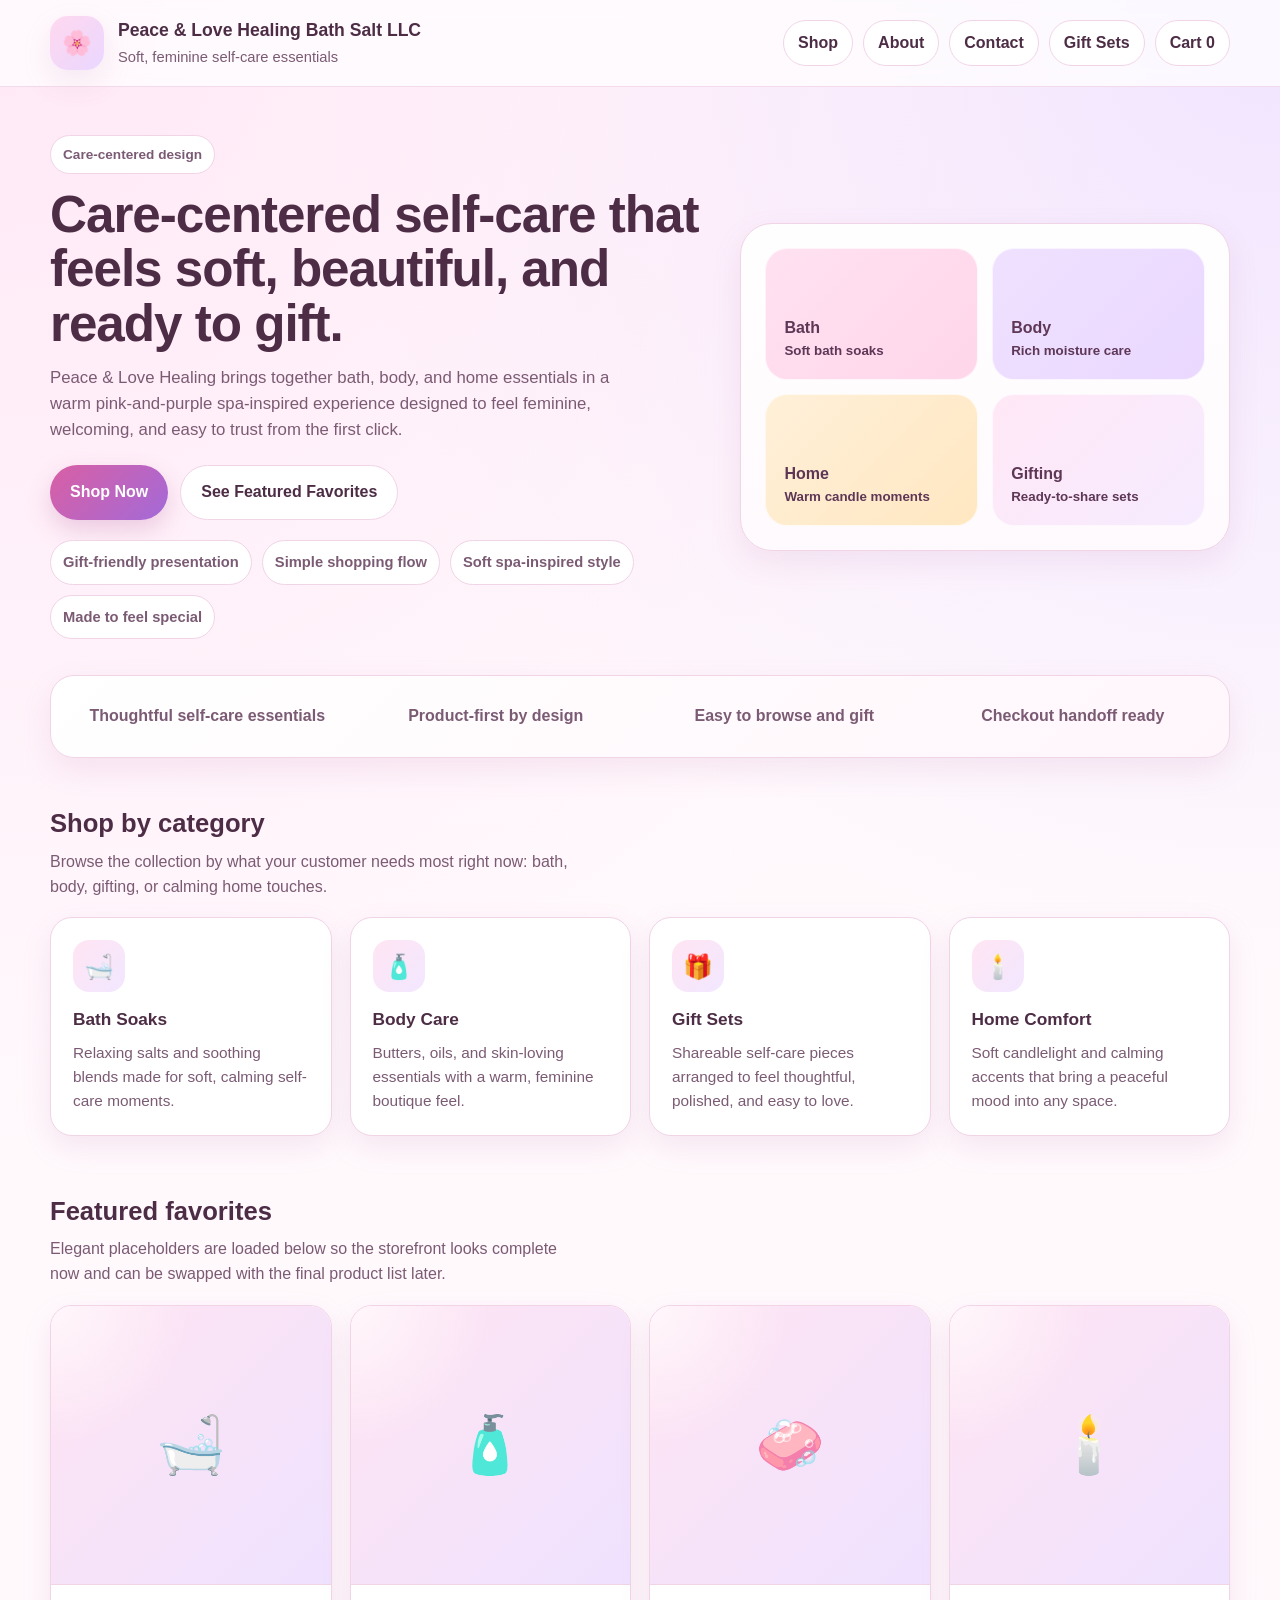
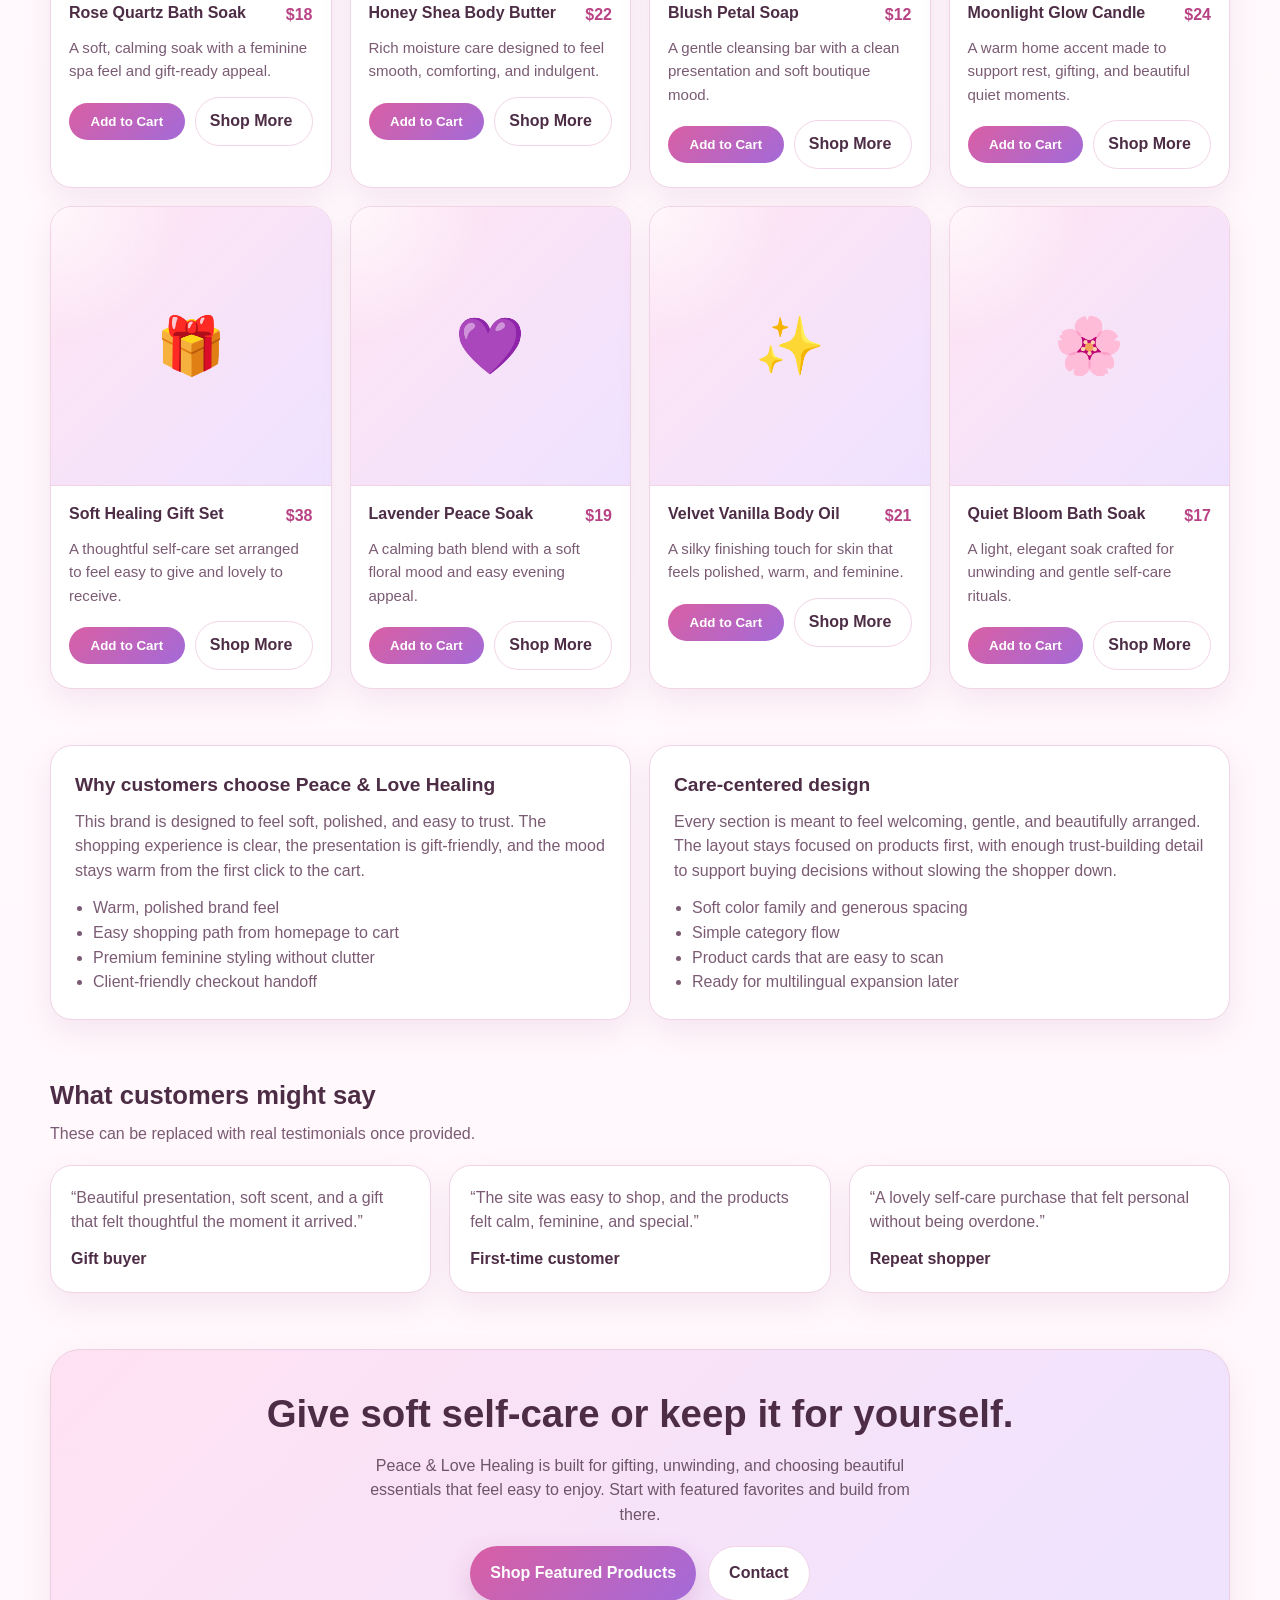
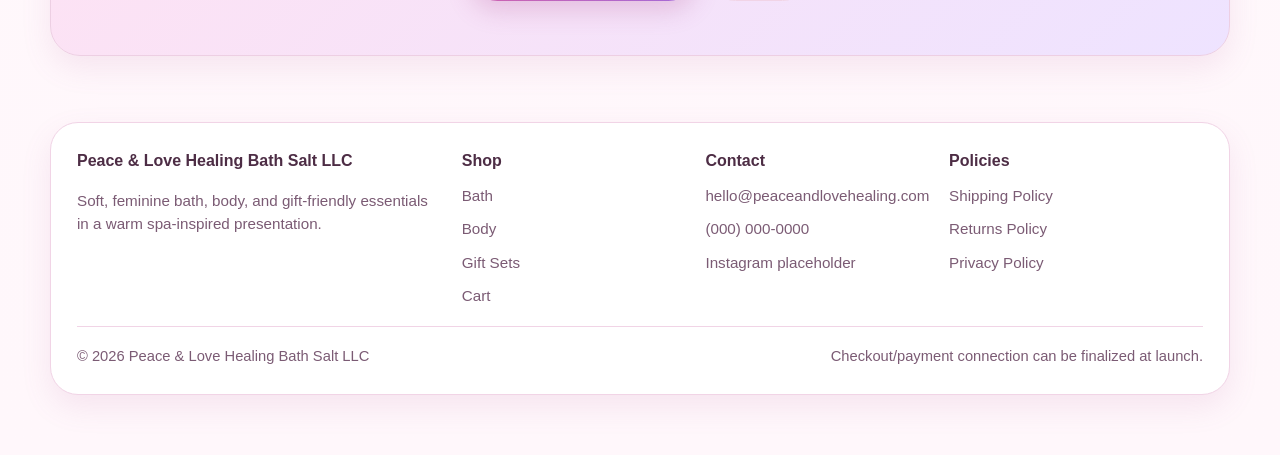
<file: index.html>
<!DOCTYPE html>
<html lang="en">
<head>
  <meta charset="UTF-8" />
  <meta name="viewport" content="width=device-width, initial-scale=1.0" />
  <title>Peace & Love Healing Bath Salt LLC</title>
  <style>
    :root{
      --bg:#fff7fb;
      --bg-soft:#fff0f8;
      --card:#ffffff;
      --text:#4d2d45;
      --muted:#7b5b74;
      --primary:#d95fa4;
      --primary-dark:#b84284;
      --accent:#a36ad8;
      --border:#f1d4e6;
      --shadow:0 12px 30px rgba(183, 96, 156, .12);
      --radius:22px;
      --max:1180px;
    }

    *{box-sizing:border-box}
    html{scroll-behavior:smooth}
    body{
      margin:0;
      font-family:Arial, Helvetica, sans-serif;
      color:var(--text);
      background:
        radial-gradient(circle at top left, #ffe8f6 0, transparent 30%),
        radial-gradient(circle at top right, #f1e4ff 0, transparent 25%),
        linear-gradient(180deg, #fffafd 0%, #fff7fb 100%);
      line-height:1.55;
    }

    a{text-decoration:none;color:inherit}
    img{max-width:100%;display:block}

    .container{
      width:min(var(--max), calc(100% - 32px));
      margin:0 auto;
    }

    .topbar{
      background:rgba(255,255,255,.72);
      backdrop-filter:blur(10px);
      border-bottom:1px solid rgba(241,212,230,.8);
      position:sticky;
      top:0;
      z-index:50;
    }

    .nav{
      display:flex;
      align-items:center;
      justify-content:space-between;
      gap:16px;
      padding:16px 0;
    }

    .brand{
      display:flex;
      align-items:center;
      gap:14px;
      min-width:0;
    }

    .brand-mark{
      width:54px;
      height:54px;
      border-radius:18px;
      background:linear-gradient(135deg, #ffd8ef, #ead7ff);
      display:grid;
      place-items:center;
      box-shadow:var(--shadow);
      font-size:24px;
    }

    .brand-text{
      min-width:0;
    }

    .brand-title{
      margin:0;
      font-size:1.1rem;
      font-weight:700;
    }

    .brand-sub{
      margin:2px 0 0;
      color:var(--muted);
      font-size:.92rem;
    }

    .nav-links{
      display:flex;
      align-items:center;
      gap:10px;
      flex-wrap:wrap;
    }

    .nav-links a, .cart-pill{
      padding:10px 14px;
      border-radius:999px;
      background:#fff;
      border:1px solid var(--border);
      font-weight:600;
      color:var(--text);
    }

    .cart-pill{
      background:linear-gradient(135deg, #ffe6f4, #f2e7ff);
      border-color:#e8c6dd;
    }

    .hero{
      padding:48px 0 18px;
    }

    .hero-grid{
      display:grid;
      grid-template-columns:1.15fr .85fr;
      gap:28px;
      align-items:center;
    }

    .eyebrow{
      display:inline-block;
      padding:8px 12px;
      border-radius:999px;
      background:#fff;
      border:1px solid var(--border);
      color:var(--muted);
      font-weight:700;
      font-size:.85rem;
      margin-bottom:14px;
    }

    h1{
      margin:0 0 14px;
      font-size:clamp(2rem, 4vw, 4rem);
      line-height:1.06;
      letter-spacing:-.02em;
    }

    .hero p{
      margin:0 0 22px;
      font-size:1.05rem;
      color:var(--muted);
      max-width:60ch;
    }

    .cta-row{
      display:flex;
      gap:12px;
      flex-wrap:wrap;
      margin-bottom:20px;
    }

    .btn{
      display:inline-flex;
      align-items:center;
      justify-content:center;
      gap:8px;
      padding:14px 20px;
      border-radius:999px;
      font-weight:700;
      cursor:pointer;
      border:none;
    }

    .btn-primary{
      background:linear-gradient(135deg, var(--primary), var(--accent));
      color:#fff;
      box-shadow:0 10px 24px rgba(175, 81, 145, .24);
    }

    .btn-secondary{
      background:#fff;
      border:1px solid var(--border);
      color:var(--text);
    }

    .trust-row{
      display:flex;
      gap:10px;
      flex-wrap:wrap;
    }

    .trust-chip{
      background:#fff;
      border:1px solid var(--border);
      color:var(--muted);
      padding:10px 12px;
      border-radius:999px;
      font-size:.92rem;
      font-weight:600;
    }

    .hero-card{
      background:linear-gradient(180deg, rgba(255,255,255,.96), rgba(255,250,253,.96));
      border:1px solid var(--border);
      border-radius:32px;
      box-shadow:var(--shadow);
      padding:24px;
    }

    .mini-grid{
      display:grid;
      grid-template-columns:1fr 1fr;
      gap:14px;
    }

    .mini-tile{
      border-radius:22px;
      padding:18px;
      min-height:132px;
      display:flex;
      flex-direction:column;
      justify-content:flex-end;
      color:#5e3757;
      font-weight:700;
      border:1px solid rgba(255,255,255,.7);
    }

    .tile-1{background:linear-gradient(135deg, #ffe1f1, #ffd6ea)}
    .tile-2{background:linear-gradient(135deg, #efe1ff, #ead8ff)}
    .tile-3{background:linear-gradient(135deg, #fff0d9, #ffe7c1)}
    .tile-4{background:linear-gradient(135deg, #ffe8f6, #f6ebff)}

    section{
      padding:28px 0;
    }

    .section-head{
      display:flex;
      align-items:end;
      justify-content:space-between;
      gap:16px;
      margin-bottom:18px;
    }

    .section-head h2{
      margin:0;
      font-size:clamp(1.5rem, 2vw, 2.15rem);
    }

    .section-head p{
      margin:6px 0 0;
      color:var(--muted);
      max-width:60ch;
    }

    .category-grid,
    .product-grid,
    .testimonial-grid,
    .footer-grid{
      display:grid;
      gap:18px;
    }

    .category-grid{
      grid-template-columns:repeat(4,1fr);
    }

    .cat-card,
    .product-card,
    .info-card,
    .testimonial{
      background:var(--card);
      border:1px solid var(--border);
      border-radius:var(--radius);
      box-shadow:var(--shadow);
    }

    .cat-card{
      padding:22px;
    }

    .cat-icon{
      width:52px;
      height:52px;
      display:grid;
      place-items:center;
      border-radius:16px;
      margin-bottom:14px;
      font-size:24px;
      background:linear-gradient(135deg, #ffe5f3, #f2e7ff);
    }

    .cat-card h3{
      margin:0 0 8px;
      font-size:1.08rem;
    }

    .cat-card p{
      margin:0;
      color:var(--muted);
      font-size:.96rem;
    }

    .product-grid{
      grid-template-columns:repeat(4,1fr);
    }

    .product-card{
      overflow:hidden;
    }

    .product-image{
      aspect-ratio:1/1;
      display:grid;
      place-items:center;
      font-size:56px;
      background:
        radial-gradient(circle at top left, rgba(255,255,255,.7), transparent 35%),
        linear-gradient(135deg, #ffe4f2, #efe2ff);
      border-bottom:1px solid var(--border);
    }

    .product-body{
      padding:18px;
    }

    .product-meta{
      display:flex;
      justify-content:space-between;
      gap:10px;
      align-items:start;
      margin-bottom:8px;
    }

    .product-title{
      margin:0;
      font-size:1rem;
      line-height:1.3;
    }

    .price{
      font-weight:800;
      color:var(--primary-dark);
      white-space:nowrap;
    }

    .product-desc{
      margin:0 0 14px;
      color:var(--muted);
      font-size:.94rem;
      min-height:44px;
    }

    .product-actions{
      display:flex;
      gap:10px;
      align-items:center;
    }

    .mini-btn{
      flex:1;
      border:none;
      border-radius:999px;
      padding:11px 14px;
      font-weight:700;
      cursor:pointer;
    }

    .mini-btn.primary{
      background:linear-gradient(135deg, var(--primary), var(--accent));
      color:#fff;
    }

    .mini-btn.ghost{
      background:#fff;
      border:1px solid var(--border);
      color:var(--text);
    }

    .strip{
      padding:18px 0;
    }

    .strip-box{
      background:linear-gradient(135deg, #fff, #fff6fb);
      border:1px solid var(--border);
      border-radius:24px;
      padding:18px;
      display:grid;
      grid-template-columns:repeat(4,1fr);
      gap:12px;
      box-shadow:var(--shadow);
    }

    .strip-item{
      text-align:center;
      color:var(--muted);
      font-weight:700;
      padding:10px;
    }

    .two-col{
      display:grid;
      grid-template-columns:1fr 1fr;
      gap:18px;
    }

    .info-card{
      padding:24px;
    }

    .info-card h3{
      margin:0 0 10px;
      font-size:1.2rem;
    }

    .info-card p{
      margin:0 0 12px;
      color:var(--muted);
    }

    .info-card ul{
      margin:0;
      padding-left:18px;
      color:var(--muted);
    }

    .testimonial-grid{
      grid-template-columns:repeat(3,1fr);
    }

    .testimonial{
      padding:20px;
    }

    .testimonial p{
      margin:0 0 12px;
      color:var(--muted);
    }

    .testimonial strong{
      display:block;
    }

    .final-cta{
      background:linear-gradient(135deg, #ffe2f2, #eee3ff);
      border:1px solid #edcfe3;
      border-radius:30px;
      box-shadow:var(--shadow);
      padding:34px 24px;
      text-align:center;
    }

    .final-cta h2{
      margin:0 0 10px;
      font-size:clamp(1.7rem, 3vw, 2.6rem);
    }

    .final-cta p{
      margin:0 auto 18px;
      max-width:62ch;
      color:#6e5568;
    }

    footer{
      padding:38px 0 60px;
    }

    .footer-box{
      background:#fff;
      border:1px solid var(--border);
      border-radius:28px;
      box-shadow:var(--shadow);
      padding:26px;
    }

    .footer-grid{
      grid-template-columns:1.3fr .8fr .8fr .9fr;
    }

    .footer-box h4{
      margin:0 0 10px;
      font-size:1rem;
    }

    .footer-box p,
    .footer-box a{
      color:var(--muted);
      font-size:.95rem;
    }

    .footer-links{
      display:flex;
      flex-direction:column;
      gap:10px;
    }

    .copyright{
      margin-top:18px;
      padding-top:18px;
      border-top:1px solid var(--border);
      color:var(--muted);
      font-size:.92rem;
      display:flex;
      justify-content:space-between;
      gap:12px;
      flex-wrap:wrap;
    }

    .cart-toast{
      position:fixed;
      right:16px;
      bottom:16px;
      background:#4d2d45;
      color:#fff;
      padding:14px 18px;
      border-radius:16px;
      box-shadow:0 10px 24px rgba(0,0,0,.18);
      opacity:0;
      transform:translateY(10px);
      pointer-events:none;
      transition:.25s ease;
      z-index:100;
    }

    .cart-toast.show{
      opacity:1;
      transform:translateY(0);
    }

    @media (max-width: 980px){
      .hero-grid,
      .two-col,
      .footer-grid{
        grid-template-columns:1fr;
      }

      .category-grid{
        grid-template-columns:repeat(2,1fr);
      }

      .product-grid{
        grid-template-columns:repeat(2,1fr);
      }

      .testimonial-grid{
        grid-template-columns:1fr;
      }

      .strip-box{
        grid-template-columns:repeat(2,1fr);
      }
    }

    @media (max-width: 640px){
      .nav{
        align-items:flex-start;
        flex-direction:column;
      }

      .nav-links{
        width:100%;
      }

      .nav-links a, .cart-pill{
        text-align:center;
      }

      .category-grid,
      .product-grid,
      .strip-box,
      .mini-grid{
        grid-template-columns:1fr;
      }

      .hero{
        padding-top:28px;
      }

      .container{
        width:min(var(--max), calc(100% - 20px));
      }
    }
  </style>
</head>
<body>
  <div class="topbar">
    <div class="container nav">
      <div class="brand">
        <div class="brand-mark">🌸</div>
        <div class="brand-text">
          <p class="brand-title">Peace &amp; Love Healing Bath Salt LLC</p>
          <p class="brand-sub">Soft, feminine self-care essentials</p>
        </div>
      </div>

      <div class="nav-links">
        <a href="#shop">Shop</a>
        <a href="#about">About</a>
        <a href="#contact">Contact</a>
        <a href="#gifting">Gift Sets</a>
        <a class="cart-pill" href="cart.html">Cart <span id="cartCount">0</span></a>
      </div>
    </div>
  </div>

  <main>
    <section class="hero">
      <div class="container hero-grid">
        <div>
          <span class="eyebrow">Care-centered design</span>
          <h1>Care-centered self-care that feels soft, beautiful, and ready to gift.</h1>
          <p>
            Peace &amp; Love Healing brings together bath, body, and home essentials in a warm pink-and-purple spa-inspired experience designed to feel feminine, welcoming, and easy to trust from the first click.
          </p>

          <div class="cta-row">
            <a class="btn btn-primary" href="#shop">Shop Now</a>
            <a class="btn btn-secondary" href="#featured">See Featured Favorites</a>
          </div>

          <div class="trust-row">
            <span class="trust-chip">Gift-friendly presentation</span>
            <span class="trust-chip">Simple shopping flow</span>
            <span class="trust-chip">Soft spa-inspired style</span>
            <span class="trust-chip">Made to feel special</span>
          </div>
        </div>

        <div class="hero-card">
          <div class="mini-grid">
            <div class="mini-tile tile-1">Bath<br><small>Soft bath soaks</small></div>
            <div class="mini-tile tile-2">Body<br><small>Rich moisture care</small></div>
            <div class="mini-tile tile-3">Home<br><small>Warm candle moments</small></div>
            <div class="mini-tile tile-4">Gifting<br><small>Ready-to-share sets</small></div>
          </div>
        </div>
      </div>
    </section>

    <section class="strip">
      <div class="container">
        <div class="strip-box">
          <div class="strip-item">Thoughtful self-care essentials</div>
          <div class="strip-item">Product-first by design</div>
          <div class="strip-item">Easy to browse and gift</div>
          <div class="strip-item">Checkout handoff ready</div>
        </div>
      </div>
    </section>

    <section id="shop">
      <div class="container">
        <div class="section-head">
          <div>
            <h2>Shop by category</h2>
            <p>Browse the collection by what your customer needs most right now: bath, body, gifting, or calming home touches.</p>
          </div>
        </div>

        <div class="category-grid">
          <div class="cat-card">
            <div class="cat-icon">🛁</div>
            <h3>Bath Soaks</h3>
            <p>Relaxing salts and soothing blends made for soft, calming self-care moments.</p>
          </div>
          <div class="cat-card">
            <div class="cat-icon">🧴</div>
            <h3>Body Care</h3>
            <p>Butters, oils, and skin-loving essentials with a warm, feminine boutique feel.</p>
          </div>
          <div class="cat-card" id="gifting">
            <div class="cat-icon">🎁</div>
            <h3>Gift Sets</h3>
            <p>Shareable self-care pieces arranged to feel thoughtful, polished, and easy to love.</p>
          </div>
          <div class="cat-card">
            <div class="cat-icon">🕯️</div>
            <h3>Home Comfort</h3>
            <p>Soft candlelight and calming accents that bring a peaceful mood into any space.</p>
          </div>
        </div>
      </div>
    </section>

    <section id="featured">
      <div class="container">
        <div class="section-head">
          <div>
            <h2>Featured favorites</h2>
            <p>Elegant placeholders are loaded below so the storefront looks complete now and can be swapped with the final product list later.</p>
          </div>
        </div>

        <div class="product-grid" id="productGrid"></div>
      </div>
    </section>

    <section>
      <div class="container two-col">
        <div class="info-card" id="about">
          <h3>Why customers choose Peace &amp; Love Healing</h3>
          <p>
            This brand is designed to feel soft, polished, and easy to trust. The shopping experience is clear, the presentation is gift-friendly, and the mood stays warm from the first click to the cart.
          </p>
          <ul>
            <li>Warm, polished brand feel</li>
            <li>Easy shopping path from homepage to cart</li>
            <li>Premium feminine styling without clutter</li>
            <li>Client-friendly checkout handoff</li>
          </ul>
        </div>

        <div class="info-card">
          <h3>Care-centered design</h3>
          <p>
            Every section is meant to feel welcoming, gentle, and beautifully arranged. The layout stays focused on products first, with enough trust-building detail to support buying decisions without slowing the shopper down.
          </p>
          <ul>
            <li>Soft color family and generous spacing</li>
            <li>Simple category flow</li>
            <li>Product cards that are easy to scan</li>
            <li>Ready for multilingual expansion later</li>
          </ul>
        </div>
      </div>
    </section>

    <section>
      <div class="container">
        <div class="section-head">
          <div>
            <h2>What customers might say</h2>
            <p>These can be replaced with real testimonials once provided.</p>
          </div>
        </div>

        <div class="testimonial-grid">
          <div class="testimonial">
            <p>“Beautiful presentation, soft scent, and a gift that felt thoughtful the moment it arrived.”</p>
            <strong>Gift buyer</strong>
          </div>
          <div class="testimonial">
            <p>“The site was easy to shop, and the products felt calm, feminine, and special.”</p>
            <strong>First-time customer</strong>
          </div>
          <div class="testimonial">
            <p>“A lovely self-care purchase that felt personal without being overdone.”</p>
            <strong>Repeat shopper</strong>
          </div>
        </div>
      </div>
    </section>

    <section>
      <div class="container">
        <div class="final-cta">
          <h2>Give soft self-care or keep it for yourself.</h2>
          <p>
            Peace &amp; Love Healing is built for gifting, unwinding, and choosing beautiful essentials that feel easy to enjoy. Start with featured favorites and build from there.
          </p>
          <div class="cta-row" style="justify-content:center;">
            <a class="btn btn-primary" href="#featured">Shop Featured Products</a>
            <a class="btn btn-secondary" href="#contact">Contact</a>
          </div>
        </div>
      </div>
    </section>
  </main>

  <footer>
    <div class="container">
      <div class="footer-box">
        <div class="footer-grid">
          <div>
            <h4>Peace &amp; Love Healing Bath Salt LLC</h4>
            <p>Soft, feminine bath, body, and gift-friendly essentials in a warm spa-inspired presentation.</p>
          </div>

          <div>
            <h4>Shop</h4>
            <div class="footer-links">
              <a href="#shop">Bath</a>
              <a href="#shop">Body</a>
              <a href="#gifting">Gift Sets</a>
              <a href="cart.html">Cart</a>
            </div>
          </div>

          <div id="contact">
            <h4>Contact</h4>
            <div class="footer-links">
              <a href="mailto:hello@peaceandlovehealing.com">hello@peaceandlovehealing.com</a>
              <a href="tel:+10000000000">(000) 000-0000</a>
              <a href="#">Instagram placeholder</a>
            </div>
          </div>

          <div>
            <h4>Policies</h4>
            <div class="footer-links">
              <a href="#">Shipping Policy</a>
              <a href="#">Returns Policy</a>
              <a href="#">Privacy Policy</a>
            </div>
          </div>
        </div>

        <div class="copyright">
          <span>© 2026 Peace &amp; Love Healing Bath Salt LLC</span>
          <span>Checkout/payment connection can be finalized at launch.</span>
        </div>
      </div>
    </div>
  </footer>

  <div class="cart-toast" id="toast">Added to cart</div>

  <script>
    const fallbackProducts = [
      {
        id: "bath-001",
        name: "Rose Quartz Bath Soak",
        price: 18,
        emoji: "🛁",
        description: "A soft, calming soak with a feminine spa feel and gift-ready appeal."
      },
      {
        id: "body-001",
        name: "Honey Shea Body Butter",
        price: 22,
        emoji: "🧴",
        description: "Rich moisture care designed to feel smooth, comforting, and indulgent."
      },
      {
        id: "soap-001",
        name: "Blush Petal Soap",
        price: 12,
        emoji: "🧼",
        description: "A gentle cleansing bar with a clean presentation and soft boutique mood."
      },
      {
        id: "home-001",
        name: "Moonlight Glow Candle",
        price: 24,
        emoji: "🕯️",
        description: "A warm home accent made to support rest, gifting, and beautiful quiet moments."
      },
      {
        id: "gift-001",
        name: "Soft Healing Gift Set",
        price: 38,
        emoji: "🎁",
        description: "A thoughtful self-care set arranged to feel easy to give and lovely to receive."
      },
      {
        id: "bath-002",
        name: "Lavender Peace Soak",
        price: 19,
        emoji: "💜",
        description: "A calming bath blend with a soft floral mood and easy evening appeal."
      },
      {
        id: "oil-001",
        name: "Velvet Vanilla Body Oil",
        price: 21,
        emoji: "✨",
        description: "A silky finishing touch for skin that feels polished, warm, and feminine."
      },
      {
        id: "bath-003",
        name: "Quiet Bloom Bath Soak",
        price: 17,
        emoji: "🌸",
        description: "A light, elegant soak crafted for unwinding and gentle self-care rituals."
      }
    ];

    const productGrid = document.getElementById("productGrid");
    const cartCount = document.getElementById("cartCount");
    const toast = document.getElementById("toast");

    function getCart() {
      try {
        return JSON.parse(localStorage.getItem("plh_cart")) || [];
      } catch (e) {
        return [];
      }
    }

    function setCart(cart) {
      localStorage.setItem("plh_cart", JSON.stringify(cart));
      updateCartCount();
    }

    function updateCartCount() {
      const cart = getCart();
      const totalQty = cart.reduce((sum, item) => sum + item.qty, 0);
      cartCount.textContent = totalQty;
    }

    function addToCart(productId) {
      const product = fallbackProducts.find(p => p.id === productId);
      if (!product) return;

      const cart = getCart();
      const existing = cart.find(item => item.id === productId);

      if (existing) {
        existing.qty += 1;
      } else {
        cart.push({
          id: product.id,
          name: product.name,
          price: product.price,
          qty: 1
        });
      }

      setCart(cart);
      toast.classList.add("show");
      setTimeout(() => toast.classList.remove("show"), 1400);
    }

    function renderProducts() {
      productGrid.innerHTML = fallbackProducts.map(product => `
        <article class="product-card">
          <div class="product-image">${product.emoji}</div>
          <div class="product-body">
            <div class="product-meta">
              <h3 class="product-title">${product.name}</h3>
              <div class="price">$${product.price}</div>
            </div>
            <p class="product-desc">${product.description}</p>
            <div class="product-actions">
              <button class="mini-btn primary" onclick="addToCart('${product.id}')">Add to Cart</button>
              <a class="mini-btn ghost" href="shop.html">Shop More</a>
            </div>
          </div>
        </article>
      `).join("");
    }

    renderProducts();
    updateCartCount();
  </script>
</body>
</html>
</file>
